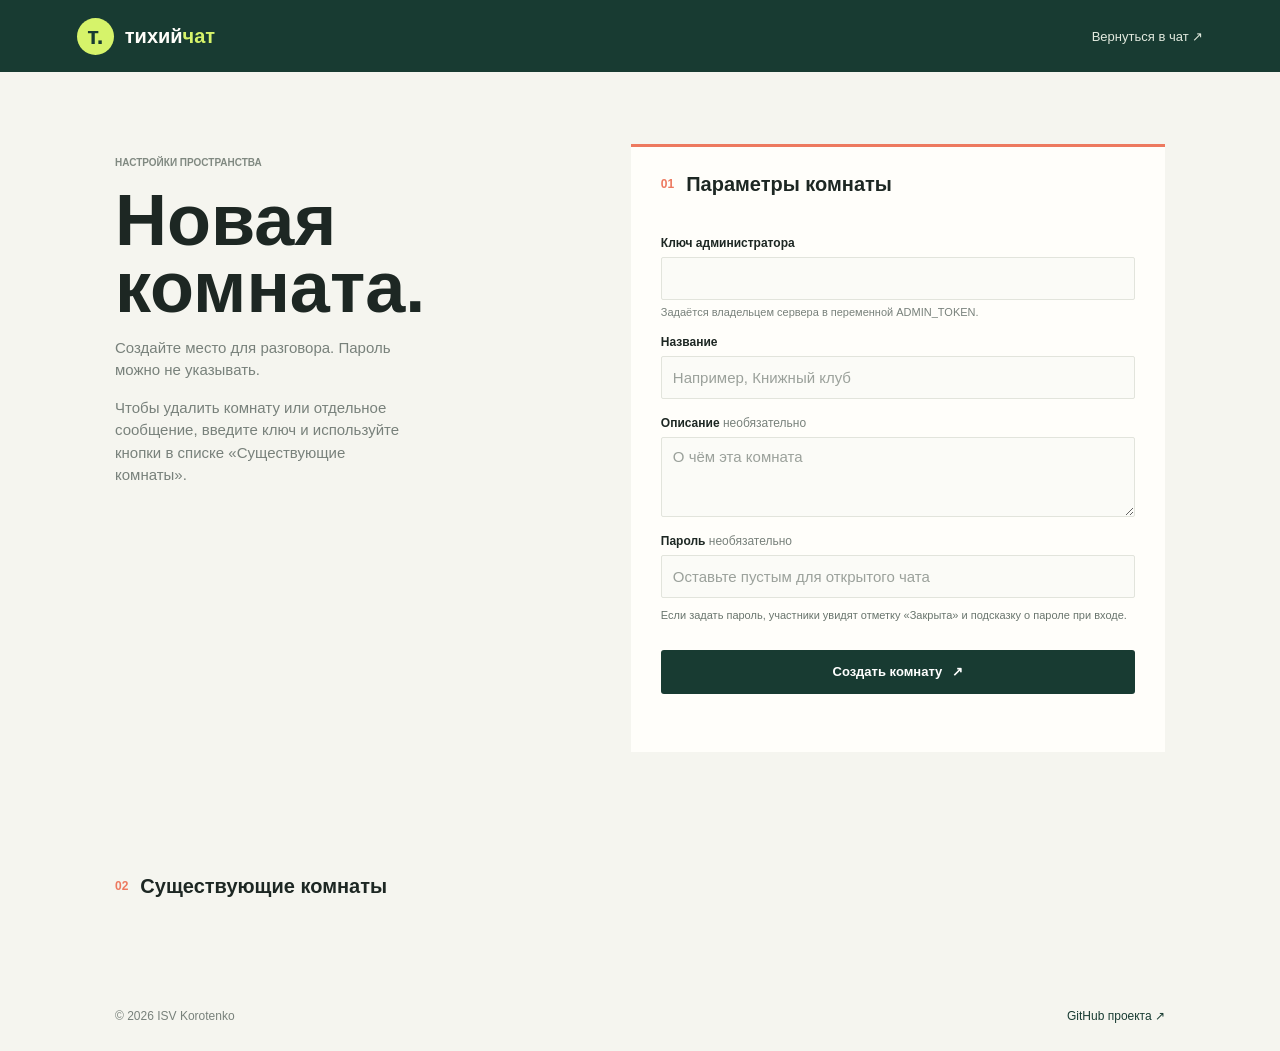
<file: admin.html>
<!doctype html>
<html lang="ru">
<head>
  <meta charset="utf-8">
  <meta name="viewport" content="width=device-width, initial-scale=1, viewport-fit=cover">
  <meta name="theme-color" content="#183b32">
  <link rel="manifest" href="/manifest.webmanifest">
  <link rel="icon" href="/img/icon.svg" type="image/svg+xml">
  <link rel="stylesheet" href="/css/style.css">
  <link rel="stylesheet" href="/css/admin.css">
  <title>Администрирование · Тихий чат</title>
</head>
<body class="admin-page">
  <header class="admin-topbar">
    <a class="brand" href="/">
      <span class="brand-mark">т.</span>
      <span class="brand-name">тихий<span>чат</span></span>
    </a>
    <a class="back-link" href="/">Вернуться в чат <span aria-hidden="true">↗</span></a>
  </header>
  <main class="admin-main">
    <div class="admin-intro">
      <span class="eyebrow">НАСТРОЙКИ ПРОСТРАНСТВА</span>
      <h1>Новая<br>комната.</h1>
      <p>Создайте место для разговора. Пароль можно не указывать.</p>
      <p>Чтобы удалить комнату или отдельное сообщение, введите ключ и используйте кнопки в списке «Существующие комнаты».</p>
    </div>
    <section class="admin-form-wrap" aria-labelledby="form-title">
      <div class="admin-form-heading">
        <span class="form-number">01</span>
        <h2 id="form-title">Параметры комнаты</h2>
      </div>
      <form id="room-form" class="room-form">
        <label for="admin-token">Ключ администратора</label>
        <input id="admin-token" name="admin-token" type="password" autocomplete="current-password" required>
        <small>Задаётся владельцем сервера в переменной ADMIN_TOKEN.</small>
        <label for="room-name">Название</label>
        <input id="room-name" name="name" maxlength="80" placeholder="Например, Книжный клуб" required>
        <label for="room-description">Описание <span>необязательно</span></label>
        <textarea id="room-description" name="description" maxlength="240" rows="3" placeholder="О чём эта комната"></textarea>
        <label for="room-password">Пароль <span>необязательно</span></label>
        <input id="room-password" name="password" type="password" maxlength="128" autocomplete="new-password" placeholder="Оставьте пустым для открытого чата">
        <p class="password-hint">Если задать пароль, участники увидят отметку «Закрыта» и подсказку о пароле при входе.</p>
        <button class="send-button create-button" type="submit">Создать комнату <span aria-hidden="true">↗</span></button>
        <p id="form-status" class="form-status" role="status" aria-live="polite"></p>
      </form>
    </section>
    <section class="created-room" id="created-room" hidden aria-live="polite">
      <span class="created-label">КОМНАТА СОЗДАНА</span>
      <strong id="created-name"></strong>
      <p id="created-description"></p>
      <a href="/">Открыть чат <span aria-hidden="true">↗</span></a>
    </section>
    <section class="room-manager" aria-labelledby="rooms-title">
      <div class="admin-form-heading">
        <span class="form-number">02</span>
        <h2 id="rooms-title">Существующие комнаты</h2>
      </div>
      <p id="rooms-status" class="form-status" role="status" aria-live="polite"></p>
      <div id="room-manager-list" class="room-manager-list"></div>
    </section>
  </main>
  <footer class="site-footer">
    <span>© 2026 ISV Korotenko</span>
    <a href="https://github.com/vkorotenko/simplechat" target="_blank" rel="noopener noreferrer">GitHub проекта <span aria-hidden="true">↗</span></a>
  </footer>
  <script src="/js/admin.js" defer></script>
</body>
</html>
</file>
<file: css/style.css>
:root {
  color-scheme: light;
  --ink: #1d2723;
  --muted: #78817b;
  --paper: #f5f5ef;
  --white: #fffefa;
  --green: #183b32;
  --green-soft: #dce8df;
  --lime: #d6f36a;
  --coral: #ed795f;
  --line: #e2e4dc;
  --display: "Bahnschrift", "Trebuchet MS", sans-serif;
  --body: "Trebuchet MS", "Segoe UI", sans-serif;
}

* { box-sizing: border-box; }
[hidden] { display: none !important; }
html, body { width: 100%; min-width: 320px; min-height: 100%; margin: 0; }
body { background: var(--paper); color: var(--ink); font-family: var(--body); font-size: 15px; }
button, input, textarea { font: inherit; }
button, a, label { -webkit-tap-highlight-color: transparent; }
button { color: inherit; }

.app-shell { display: grid; grid-template-columns: 276px minmax(0, 1fr); min-height: 100dvh; }
.sidebar { display: flex; flex-direction: column; min-height: 100dvh; padding: 28px 20px 18px; background: var(--green); color: #f8f8ef; }
.brand { display: flex; align-items: center; gap: 11px; width: fit-content; color: inherit; text-decoration: none; }
.brand-mark { display: grid; width: 37px; height: 37px; place-items: center; border-radius: 50%; background: var(--lime); color: var(--green); font: 800 24px/1 var(--display); }
.brand-name { font: 700 20px/1 var(--display); letter-spacing: 0; }
.brand-name span { color: var(--lime); }
.sidebar-section-heading { display: flex; justify-content: space-between; align-items: center; margin: 56px 8px 14px; color: #a9beb2; font-size: 10px; font-weight: 700; }
.room-count { color: var(--lime); }
.room-list { display: grid; align-content: start; gap: 5px; }
.room-item { display: grid; grid-template-columns: minmax(0, 1fr) auto; gap: 3px 8px; width: 100%; padding: 11px 10px; border: 0; border-radius: 3px; background: transparent; color: #f4f4ec; text-align: left; cursor: pointer; }
.room-item:hover, .room-item.active { background: #285044; }
.room-item-name { overflow: hidden; font-size: 14px; font-weight: 700; text-overflow: ellipsis; white-space: nowrap; }
.room-item-description { grid-column: 1 / -1; overflow: hidden; color: #b7c8be; font-size: 12px; text-overflow: ellipsis; white-space: nowrap; }
.room-lock { color: var(--lime); font-size: 9px; font-weight: 700; }
.sidebar-footer { display: grid; gap: 18px; margin-top: auto; padding-top: 20px; }
.profile { display: grid; grid-template-columns: 35px minmax(0, 1fr) auto; align-items: center; gap: 9px; padding: 12px 0; border-top: 1px solid #426256; }
.avatar { display: grid; width: 34px; height: 34px; place-items: center; border-radius: 50%; background: var(--coral); color: #1b3028; font-weight: 700; text-transform: uppercase; }
.profile-name { overflow: hidden; font-weight: 700; text-overflow: ellipsis; }
.quiet-button { padding: 6px 0 6px 6px; border: 0; background: transparent; color: #b7c8be; font-size: 12px; cursor: pointer; }
.quiet-button:hover { color: white; }
.admin-link { display: flex; justify-content: space-between; padding: 14px 0 2px; border-top: 1px solid #426256; color: #dbe5dc; font-size: 12px; text-decoration: none; }
.admin-link:hover { color: var(--lime); }
.site-credit { display: flex; justify-content: space-between; align-items: center; gap: 8px; padding-top: 12px; border-top: 1px solid #426256; color: #b7c8be; font-size: 10px; }
.site-credit a { color: inherit; text-decoration: none; }
.site-credit a:hover { color: var(--lime); }
.site-footer { display: flex; justify-content: space-between; align-items: center; gap: 12px; width: min(1050px, calc(100% - 48px)); margin: 0 auto; padding: 0 0 28px; color: var(--muted); font-size: 12px; }
.site-footer a { color: var(--green); text-decoration: none; }
.site-footer a:hover { text-decoration: underline; }

.chat-panel { display: grid; grid-template-rows: auto minmax(0, 1fr) auto; min-width: 0; min-height: 100dvh; }
.chat-header { display: flex; justify-content: space-between; align-items: flex-start; gap: 24px; min-height: 133px; padding: 30px clamp(22px, 5vw, 72px) 24px; border-bottom: 1px solid var(--line); background: var(--white); }
.eyebrow, .login-kicker { color: #808981; font-size: 10px; font-weight: 700; }
.room-heading h1 { margin: 8px 0 4px; font: 700 27px/1.1 var(--display); }
.room-heading p { max-width: 600px; margin: 0; color: var(--muted); font-size: 13px; }
.connection-status { display: flex; align-items: center; gap: 8px; padding-top: 6px; color: var(--muted); font-size: 12px; white-space: nowrap; }
.status-dot { width: 8px; height: 8px; border-radius: 50%; background: #a9b0a9; }
.status-dot.online { background: #59a078; box-shadow: 0 0 0 3px #e1eee4; }
.message-list { position: relative; overflow-y: auto; padding: 28px clamp(22px, 5vw, 72px); }
.load-older-button { position: sticky; top: 0; z-index: 1; display: block; margin: 0 auto 24px; padding: 9px 14px; border: 1px solid var(--line); border-radius: 3px; background: var(--white); color: var(--green); font-size: 12px; font-weight: 700; cursor: pointer; }
.load-older-button:hover:not(:disabled) { border-color: var(--green); background: var(--green-soft); }
.load-older-button:disabled { opacity: .6; cursor: wait; }
.empty-state { display: flex; min-height: 100%; flex-direction: column; justify-content: center; align-items: flex-start; padding: 8vh 0 12vh; }
.empty-index { color: var(--coral); font-size: 10px; font-weight: 700; }
.empty-state h2 { margin: 18px 0 10px; font: 700 clamp(27px, 3.2vw, 44px)/1.08 var(--display); }
.empty-state p { margin: 0; color: var(--muted); font-size: 14px; }
.message { display: grid; grid-template-columns: 34px minmax(0, 1fr); gap: 0 12px; max-width: 780px; margin: 0 0 24px; animation: message-in .22s ease-out both; }
.message-avatar { display: grid; grid-row: span 2; width: 34px; height: 34px; place-items: center; border-radius: 50%; background: var(--green-soft); color: var(--green); font-size: 13px; font-weight: 700; text-transform: uppercase; }
.message-meta { display: flex; align-items: baseline; gap: 9px; min-height: 21px; }
.message-author { font-size: 13px; font-weight: 700; }
.message-time { color: #969d96; font-size: 11px; }
.delete-message-inline { margin-left: auto; padding: 3px 7px; border: 1px solid transparent; border-radius: 2px; background: transparent; color: #9a4a3a; font-size: 11px; font-weight: 700; cursor: pointer; }
.delete-message-inline:hover { border-color: #d9b4aa; background: #f7eee9; }
.delete-message-inline:disabled { cursor: wait; opacity: .55; }
.message-content { margin: 3px 0 0; line-height: 1.55; overflow-wrap: anywhere; white-space: pre-wrap; }
.message-image { display: block; max-width: min(100%, 520px); max-height: 440px; margin-top: 9px; border-radius: 4px; object-fit: contain; object-position: left top; }
.composer { display: flex; align-items: flex-end; gap: 12px; padding: 18px clamp(16px, 4vw, 56px) max(18px, env(safe-area-inset-bottom)); border-top: 1px solid var(--line); background: var(--white); }
.attach-button { display: grid; min-width: 48px; height: 44px; place-items: center; border: 1px solid var(--line); border-radius: 3px; color: var(--green); font-size: 12px; font-weight: 700; cursor: pointer; }
.attach-button:hover { border-color: var(--green); background: var(--green-soft); }
.composer-fields { flex: 1; min-width: 0; }
.composer textarea { display: block; width: 100%; min-height: 44px; max-height: 130px; resize: vertical; padding: 12px 13px; border: 1px solid var(--line); border-radius: 3px; outline: 0; background: #fbfbf7; color: var(--ink); }
.composer textarea:focus { border-color: #6d8d78; }
.composer textarea::placeholder { color: #929991; }
.composer textarea:disabled { opacity: .6; }
.attachment-name { padding: 0 0 6px 2px; color: #59665d; font-size: 12px; }
.send-button { display: flex; justify-content: center; align-items: center; gap: 10px; min-height: 44px; padding: 0 16px; border: 0; border-radius: 3px; background: var(--green); color: white; font-size: 13px; font-weight: 700; cursor: pointer; }
.send-button:hover:not(:disabled) { background: #285044; }
.send-button:disabled { background: #aab4ab; cursor: not-allowed; }

.login-dialog { width: min(440px, calc(100vw - 32px)); max-width: none; padding: 0; border: 0; background: transparent; color: var(--ink); }
.login-dialog::backdrop { background: rgb(17 34 27 / 68%); backdrop-filter: blur(3px); }
.login-card { padding: clamp(26px, 7vw, 44px); background: var(--white); box-shadow: 0 18px 65px rgb(15 31 24 / 25%); }
.login-card h2 { margin: 17px 0 12px; font: 700 42px/.98 var(--display); }
.login-card > p:not(.form-error) { margin: 0 0 28px; color: var(--muted); font-size: 14px; line-height: 1.5; }
.login-card label { display: block; margin-bottom: 7px; font-size: 12px; font-weight: 700; }
.login-card input { width: 100%; min-height: 45px; padding: 10px 12px; border: 1px solid var(--line); border-radius: 3px; outline: 0; }
.login-card input:focus { border-color: #6d8d78; }
.login-card small { display: block; margin-top: 7px; color: var(--muted); font-size: 11px; }
.login-submit { width: 100%; margin-top: 22px; }
.form-error { min-height: 18px; margin: 10px 0 0; color: #b24733; font-size: 12px; }

@keyframes message-in { from { opacity: 0; transform: translateY(5px); } to { opacity: 1; transform: translateY(0); } }
@media (max-width: 760px) {
  .app-shell { grid-template-columns: 1fr; grid-template-rows: auto minmax(0, 1fr); }
  .sidebar { min-height: 0; padding: 12px 16px 8px; }
  .brand { gap: 8px; }
  .brand-mark { width: 31px; height: 31px; font-size: 20px; }
  .brand-name { font-size: 17px; }
  .sidebar-section-heading { margin: 14px 2px 6px; }
  .room-list { display: flex; overflow-x: auto; gap: 7px; padding: 0 0 5px; scrollbar-width: thin; }
  .room-item { flex: 0 0 155px; min-height: 52px; padding: 8px; background: rgb(255 255 255 / 5%); }
  .room-item-description { font-size: 11px; }
  .sidebar-footer { display: flex; flex-wrap: wrap; align-items: center; justify-content: space-between; gap: 6px 12px; padding-top: 6px; }
  .profile { flex: 1; min-width: 0; grid-template-columns: 28px minmax(0, 1fr) auto; gap: 7px; padding: 6px 0 0; border-top: 0; }
  .avatar { width: 27px; height: 27px; font-size: 12px; }
  .admin-link { flex: 0 0 auto; gap: 6px; padding: 9px 0 2px; border-top: 0; font-size: 11px; }
  .site-credit { flex: 0 0 100%; padding-top: 4px; border-top: 0; font-size: 9px; }
  .chat-panel { min-height: 0; height: calc(100dvh - 174px); }
  .chat-header { min-height: 98px; padding: 18px 18px 14px; }
  .room-heading h1 { font-size: 22px; }
  .room-heading p { max-width: 58vw; overflow: hidden; font-size: 12px; text-overflow: ellipsis; white-space: nowrap; }
  .connection-status { gap: 6px; padding-top: 3px; font-size: 10px; }
  .message-list { padding: 22px 18px; }
  .composer { gap: 8px; padding: 10px 12px max(12px, env(safe-area-inset-bottom)); }
  .attach-button { min-width: 42px; height: 42px; }
  .send-button { min-height: 42px; padding: 0 11px; font-size: 12px; }
  .composer textarea { min-height: 42px; }
}
@media (max-width: 390px) {
  .chat-panel { height: calc(100dvh - 174px); }
  .connection-status { font-size: 0; }
  .connection-status .status-dot { width: 9px; height: 9px; }
  .send-button { gap: 5px; padding: 0 8px; }
  .admin-link { font-size: 10px; }
}
@media (prefers-reduced-motion: reduce) {
  *, *::before, *::after { scroll-behavior: auto !important; animation-duration: .01ms !important; animation-iteration-count: 1 !important; }
}
</file>
<file: css/admin.css>
.admin-page { min-height: 100dvh; background: var(--paper); }
.admin-topbar { display: flex; justify-content: space-between; align-items: center; min-height: 72px; padding: 12px clamp(20px, 6vw, 88px); background: var(--green); color: #fffefa; }
.back-link { color: #e2eadf; font-size: 13px; text-decoration: none; }
.back-link:hover { color: var(--lime); }
.admin-main { display: grid; grid-template-columns: minmax(230px, .75fr) minmax(340px, 1fr); gap: clamp(36px, 9vw, 140px); width: min(1050px, calc(100% - 48px)); margin: 0 auto; padding: clamp(46px, 8vh, 90px) 0 70px; }
.admin-intro { align-self: start; padding-top: 8px; }
.admin-intro h1 { margin: 18px 0 16px; font: 800 clamp(44px, 6vw, 72px)/.93 var(--display); }
.admin-intro p { max-width: 290px; color: var(--muted); font-size: 15px; line-height: 1.5; }
.admin-form-wrap { padding: 26px 30px 30px; border-top: 3px solid var(--coral); background: var(--white); }
.admin-form-heading { display: flex; align-items: center; gap: 12px; margin-bottom: 24px; }
.form-number { color: var(--coral); font-size: 12px; font-weight: 700; }
.admin-form-heading h2 { margin: 0; font: 700 20px/1.1 var(--display); }
.room-form { display: grid; }
.room-form label { margin: 17px 0 7px; font-size: 12px; font-weight: 700; }
.room-form label span { color: var(--muted); font-weight: 400; }
.room-form input, .room-form textarea { width: 100%; min-height: 43px; padding: 10px 11px; border: 1px solid var(--line); border-radius: 2px; outline: 0; background: #fbfbf7; color: var(--ink); }
.room-form textarea { min-height: 80px; resize: vertical; }
.room-form input:focus, .room-form textarea:focus { border-color: #6d8d78; }
.room-form input::placeholder, .room-form textarea::placeholder { color: #9ba19b; }
.room-form small { margin-top: 6px; color: var(--muted); font-size: 11px; }
.password-hint { margin: 9px 0 4px; color: #69756d; font-size: 11px; line-height: 1.5; }
.create-button { margin-top: 22px; }
.form-status { min-height: 18px; margin: 10px 0 0; color: #8d4030; font-size: 12px; }
.form-status.success { color: #2f7251; }
.created-room { grid-column: 2; padding: 20px 22px; border-left: 3px solid #6b9b75; background: var(--green-soft); }
.created-room[hidden] { display: none; }
.created-label { display: block; color: #426d4e; font-size: 10px; font-weight: 700; }
.created-room strong { display: block; margin-top: 8px; font: 700 22px var(--display); }
.created-room p { color: #506355; font-size: 13px; }
.created-room a { color: var(--green); font-size: 13px; font-weight: 700; text-decoration: none; }
.room-manager { grid-column: 1 / -1; padding-top: 8px; }
.room-manager-list { display: grid; gap: 8px; }
.room-manager-item { display: grid; gap: 12px; padding: 14px 16px; border: 1px solid var(--line); background: var(--white); }
.room-manager-top { display: grid; grid-template-columns: minmax(0, 1fr) auto; align-items: center; gap: 16px; }
.room-manager-name { display: block; font: 700 17px var(--display); }
.room-manager-description { display: block; margin-top: 4px; color: var(--muted); font-size: 12px; }
.room-manager-actions { display: flex; gap: 8px; }
.messages-toggle-button, .delete-message-button { min-height: 38px; padding: 8px 12px; border: 1px solid #7b9181; border-radius: 2px; background: transparent; color: var(--green); cursor: pointer; font-weight: 700; }
.messages-toggle-button:hover, .delete-message-button:hover { background: var(--green-soft); }
.messages-toggle-button:disabled, .delete-message-button:disabled { cursor: wait; opacity: .55; }
.delete-room-button { min-height: 38px; padding: 8px 12px; border: 1px solid #a95c4c; border-radius: 2px; background: transparent; color: #8d4030; cursor: pointer; font-weight: 700; }
.delete-room-button:hover { background: #f5e9e4; }
.delete-room-button:disabled { cursor: wait; opacity: .55; }
.room-manager-empty { margin: 0; color: var(--muted); font-size: 13px; }
.room-messages { display: grid; gap: 6px; padding-top: 4px; border-top: 1px solid var(--line); }
.room-messages[hidden] { display: none; }
.admin-message { display: grid; grid-template-columns: minmax(0, 1fr) auto; align-items: center; gap: 12px; padding: 9px 10px; background: #fafaf6; }
.admin-message-content { display: grid; gap: 3px; min-width: 0; }
.admin-message-content strong { font-size: 12px; }
.admin-message-content span { overflow-wrap: anywhere; color: #4e5d53; font-size: 13px; white-space: pre-wrap; }
@media (max-width: 700px) {
  .admin-topbar { min-height: 62px; }
  .admin-main { grid-template-columns: 1fr; gap: 26px; width: min(540px, calc(100% - 32px)); padding: 38px 0 50px; }
  .admin-intro h1 { margin: 12px 0 10px; font-size: 50px; }
  .admin-intro p { margin: 0; }
  .admin-form-wrap { padding: 22px 18px; }
  .created-room { grid-column: 1; }
  .room-manager-top { grid-template-columns: 1fr; }
  .room-manager-actions { justify-content: stretch; }
  .room-manager-actions button { flex: 1; }
  .admin-message { grid-template-columns: 1fr; }
  .site-footer { width: min(540px, calc(100% - 32px)); }
}
</file>
